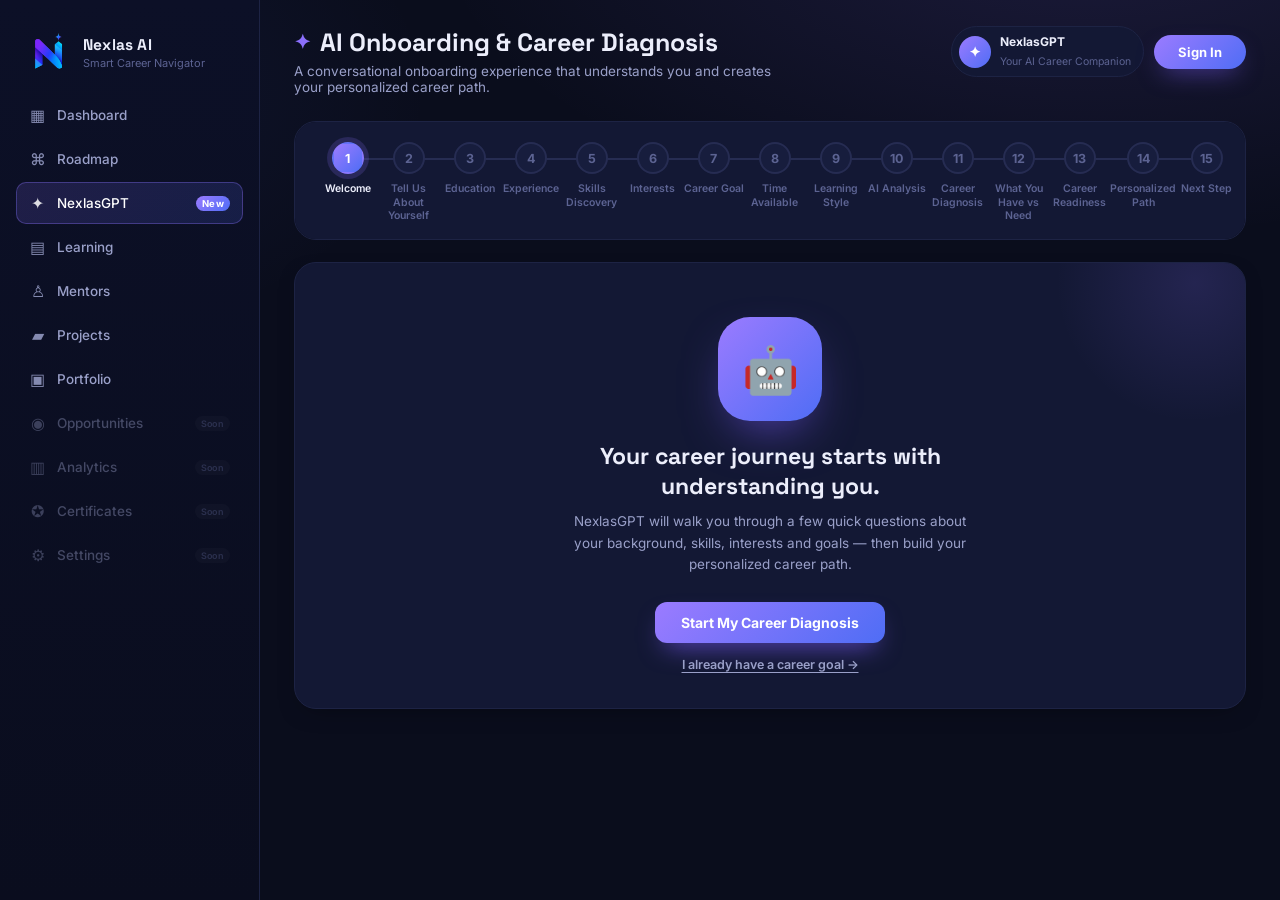
<file: Frontend/index.html>
<!DOCTYPE html>
<html lang="en">
<head>
<meta charset="UTF-8">
<meta name="viewport" content="width=device-width, initial-scale=1.0">
<title>Nexlas AI — AI Onboarding & Career Diagnosis</title>    
<link rel="preconnect" href="https://fonts.googleapis.com">
<link href="https://fonts.googleapis.com/css2?family=Space+Grotesk:wght@500;600;700&family=Inter:wght@400;500;600;700;800&display=swap" rel="stylesheet">
<link rel="stylesheet" href="css/index.css">
</head>
<body>
<div class="app">
<aside class="sidebar" id="sidebar">

<div class="brand">
    <div class="brand-mark">
        <img src="assets/images/download.png" alt="Nexlas AI Logo">
    </div>

    <div class="brand-text">
        <div class="name">Nexlas AI</div>
        <div class="tag">Smart Career Navigator</div>
    </div>
</div>


  <div class="nav-group"><ul class="nav-list" id="navList">
    <li><a class="nav-item" data-page="dashboard" href="pages/dashboard.html"><span class="nav-icon">▦</span>Dashboard</a></li>
    <li><a class="nav-item" data-page="roadmap" href="pages/roadmap.html"><span class="nav-icon">⌘</span>Roadmap</a></li>
    <li><a class="nav-item" data-page="index" href="index.html"><span class="nav-icon">✦</span>NexlasGPT<span class="nav-badge">New</span></a></li>
    <li><a class="nav-item" data-page="learning" href="pages/learning.html"><span class="nav-icon">▤</span>Learning</a></li>
    <li><a class="nav-item" data-page="mentors" href="pages/mentors.html"><span class="nav-icon">♙</span>Mentors</a></li>
    <li><a class="nav-item" data-page="projects" href="pages/projects.html"><span class="nav-icon">▰</span>Projects</a></li>
    <li><a class="nav-item" data-page="portfolio" href="pages/portfolio.html"><span class="nav-icon">▣</span>Portfolio</a></li>
    <li><span class="nav-item locked"><span class="nav-icon">◉</span>Opportunities<span class="nav-badge-soon">Soon</span></span></li>
    <li><span class="nav-item locked"><span class="nav-icon">▥</span>Analytics<span class="nav-badge-soon">Soon</span></span></li>
    <li><span class="nav-item locked"><span class="nav-icon">✪</span>Certificates<span class="nav-badge-soon">Soon</span></span></li>
    <li><span class="nav-item locked"><span class="nav-icon">⚙</span>Settings<span class="nav-badge-soon">Soon</span></span></li>
  </ul></div>
  <div class="nav-spacer"></div>
  <button class="btn-outline" id="logoutBtn" style="display:none;margin-top:10px;" onclick="logout()">Log Out</button>
</aside>
<main class="main">
<div class="topbar"><div style="display:flex;align-items:flex-start;"><button class="mobile-toggle" onclick="document.getElementById('sidebar').classList.toggle('open')">☰</button><div><h1><span class="spark">✦</span> <span id="pageTitle">AI Onboarding &amp; Career Diagnosis</span></h1><p id="pageSubtitle">A conversational onboarding experience that understands you and creates your personalized career path.</p></div></div><div class="top-profiles"><div class="chip-profile"><div class="av bot">✦</div><div class="txt"><b>NexlasGPT</b><span>Your AI Career Companion</span></div></div><div class="chip-profile" id="userChip" style="display:none;"><div class="av user">?</div><div class="txt"><b>Guest</b><span>Not signed in</span></div></div><a class="btn-signin" id="signInBtn" href="login.html">Sign In</a></div></div>
<div class="view page-view" id="view-nexlasgpt">
<!-- STEPPER -->
<div class="stepper-wrap">
<div class="stepper" id="stepper"></div>
</div>
<!-- WIZARD -->
<div class="wizard-panel" id="wizardPanel">
<!-- STEP 1: WELCOME -->
<div class="step-view show" data-step="1">
<div class="welcome-box">
<div class="mascot">🤖</div>
<h2>Your career journey starts with understanding you.</h2>
<p>NexlasGPT will walk you through a few quick questions about your background, skills, interests and goals — then build your personalized career path.</p>
<button class="btn-primary" onclick="goStep(2)">Start My Career Diagnosis</button>
<button class="link-ghost" onclick="skipToGoal()">I already have a career goal →</button>
</div>
</div>
<!-- STEP 2: ABOUT YOU -->
<div class="step-view" data-step="2">
<div class="step-tag">Step 2 of 9</div>
<div class="step-title">Tell Us About Yourself</div>
<div class="bot-msg">
<div class="av">✦</div>
<div>
<span class="name">NexlasGPT</span>
<div class="bubble">Hi 👋 Before recommending a career, I want to understand <b>you</b>. Tell me a bit about your story — what have you studied, worked on, or dreamed of doing?</div>
</div>
</div>
<textarea class="field" id="storyInput" oninput="onStoryInput()" placeholder="e.g. I just finished my BBA and I've been exploring marketing, but I'm also curious about data and analytics..."></textarea>
<div class="field-hint"><span id="storyHint">Write at least a couple of sentences.</span><span id="storyCount">0 chars</span></div>
<div class="wizard-nav">
<button class="btn-back" onclick="goStep(1)">← Back</button>
<button class="btn-primary" disabled="" id="btnStep2" onclick="goStep(3)">Continue →</button>
</div>
</div>
<!-- STEP 3: EDUCATION -->
<div class="step-view" data-step="3">
<div class="step-tag">Step 3 of 9</div>
<div class="step-title">Education</div>
<div class="bot-msg">
<div class="av">✦</div>
<div><span class="name">NexlasGPT</span><div class="bubble">What's your highest educational qualification?</div></div>
</div>
<div class="option-grid" id="eduGrid">
<div class="opt-card" data-val="High school"><span class="check">✓</span><span class="ic">📘</span><span class="t">High school</span><span class="d">Currently in / completed high school</span></div>
<div class="opt-card" data-val="FSc / Intermediate"><span class="check">✓</span><span class="ic">🏫</span><span class="t">FSc / Intermediate</span><span class="d">FA, FSc, ICS or I.Com — pre-university</span></div>
<div class="opt-card" data-val="Diploma"><span class="check">✓</span><span class="ic">📜</span><span class="t">Diploma</span><span class="d">e.g. DAE or another technical diploma</span></div>
<div class="opt-card" data-val="Bachelor's in progress"><span class="check">✓</span><span class="ic">📖</span><span class="t">Bachelor's in progress</span><span class="d">Currently pursuing an undergraduate degree</span></div>
<div class="opt-card" data-val="Bachelor's completed"><span class="check">✓</span><span class="ic">🎓</span><span class="t">Bachelor's completed</span><span class="d">Finished an undergraduate degree</span></div>
<div class="opt-card" data-val="Master's or higher"><span class="check">✓</span><span class="ic">🏅</span><span class="t">Master's or higher</span><span class="d">Postgraduate degree</span></div>
</div>
<div id="eduFollowup" style="display:none;">
<div class="bot-msg">
<div class="av">✦</div>
<div><span class="name">NexlasGPT</span><div class="bubble">Great! What did you study? <span style="color:var(--text-faint)">(e.g. BBA — Bachelor of Business Administration)</span></div></div>
</div>
<input class="field" id="fieldInput" placeholder="e.g. BBA (Bachelor of Business Administration)"/>
<div class="chip-row" id="statusChips">
<div class="chip" data-val="Student">🎒 Student</div>
<div class="chip" data-val="Working">💼 Working</div>
<div class="chip" data-val="Not working">🌱 Not working</div>
</div>
</div>
<div class="wizard-nav">
<button class="btn-back" onclick="goStep(2)">← Back</button>
<button class="btn-primary" disabled="" id="btnStep3" onclick="goStep(4)">Continue →</button>
</div>
</div>
<!-- STEP 4: EXPERIENCE -->
<div class="step-view" data-step="4">
<div class="step-tag">Step 4 of 9</div>
<div class="step-title">Experience</div>
<div class="bot-msg">
<div class="av">✦</div>
<div><span class="name">NexlasGPT</span><div class="bubble">What have you worked on, volunteered on, or completed? Select everything that applies.</div></div>
</div>
<div class="option-grid" id="expGrid">
<div class="opt-card" data-val="Work Experience"><span class="check">✓</span><span class="ic">💼</span><span class="t">Work Experience</span><span class="d">Paid job / part-time role</span></div>
<div class="opt-card" data-val="Freelancing"><span class="check">✓</span><span class="ic">🧩</span><span class="t">Freelancing</span><span class="d">Client or gig-based work</span></div>
<div class="opt-card" data-val="Projects"><span class="check">✓</span><span class="ic">📂</span><span class="t">Projects</span><span class="d">Personal or academic projects</span></div>
<div class="opt-card" data-val="Internship"><span class="check">✓</span><span class="ic">⏱️</span><span class="t">Internship</span><span class="d">Training or internship program</span></div>
<div class="opt-card" data-val="None yet"><span class="check">✓</span><span class="ic">🌱</span><span class="t">None yet</span><span class="d">Just getting started</span></div>
</div>
<div class="wizard-nav">
<button class="btn-back" onclick="goStep(3)">← Back</button>
<button class="btn-primary" disabled="" id="btnStep4" onclick="goStep(5)">Continue →</button>
</div>
</div>
<!-- STEP 5: SKILLS DISCOVERY -->
<div class="step-view" data-step="5">
<div class="step-tag">Step 5 of 9</div>
<div class="step-title">Skills Discovery</div>
<div class="bot-msg">
<div class="av">✦</div>
<div><span class="name">NexlasGPT</span><div class="bubble">Can you tell me what tools / skills you've worked with? Type below and hit "Add", or tap the suggested chips.</div></div>
</div>
<div class="skill-input-row">
<input class="field" id="skillInput" onkeydown="if(event.key==='Enter'){event.preventDefault();addSkillFromInput();}" placeholder="e.g. Excel, Python, Figma..."/>
<button class="btn-add" onclick="addSkillFromInput()">Add</button>
</div>
<div class="bot-msg" style="margin-top:16px;">
<div class="av">✦</div>
<div><span class="name">NexlasGPT</span><div class="bubble">I've detected these popular skills — tap to confirm the ones that apply to you:</div></div>
</div>
<div class="chip-row" id="suggestSkillChips"></div>
<div class="bot-msg" style="margin-top:14px;">
<div class="av">✦</div>
<div><span class="name">NexlasGPT</span><div class="bubble">Your selected skills so far — did I understand correctly?</div></div>
</div>
<div class="chip-row" id="selectedSkillChips"></div>
<div class="confirm-row">
<button class="btn-yes" id="skillYes" onclick="setSkillConfirm(true)">✓ Yes, correct</button>
<button class="btn-no" id="skillNo" onclick="setSkillConfirm(false)">✎ Edit skills</button>
</div>
<div class="wizard-nav">
<button class="btn-back" onclick="goStep(4)">← Back</button>
<button class="btn-primary" disabled="" id="btnStep5" onclick="goStep(6)">Continue →</button>
</div>
</div>
<!-- STEP 6: INTERESTS -->
<div class="step-view" data-step="6">
<div class="step-tag">Step 6 of 9</div>
<div class="step-title">Interests</div>
<div class="bot-msg">
<div class="av">✦</div>
<div><span class="name">NexlasGPT</span><div class="bubble">What kind of work makes you interested? Pick up to 3.</div></div>
</div>
<div class="option-grid" id="interestGrid">
<div class="opt-card" data-val="Data"><span class="check">✓</span><span class="ic">📊</span><span class="t">Data</span><span class="d">Numbers, patterns, insights</span></div>
<div class="opt-card" data-val="Web Development"><span class="check">✓</span><span class="ic">💻</span><span class="t">Web Development</span><span class="d">Building, coding, systems</span></div>
<div class="opt-card" data-val="Design"><span class="check">✓</span><span class="ic">🎨</span><span class="t">Design</span><span class="d">Visual, UX, creativity</span></div>
<div class="opt-card" data-val="Marketing"><span class="check">✓</span><span class="ic">📣</span><span class="t">Marketing</span><span class="d">Growth, campaigns, branding</span></div>
<div class="opt-card" data-val="Machine Learning"><span class="check">✓</span><span class="ic">🤖</span><span class="t">Machine Learning</span><span class="d">AI, models, predictions</span></div>
</div>
<div class="wizard-nav">
<button class="btn-back" onclick="goStep(5)">← Back</button>
<button class="btn-primary" disabled="" id="btnStep6" onclick="goStep(7)">Continue →</button>
</div>
</div>
<!-- STEP 7: CAREER GOAL -->
<div class="step-view" data-step="7">
<div class="step-tag">Step 7 of 9</div>
<div class="step-title">Career Goal</div>
<div class="bot-msg">
<div class="av">✦</div>
<div><span class="name">NexlasGPT</span><div class="bubble">Imagine it's 5 years from now — what would you like to be doing?</div></div>
</div>
<textarea class="field" id="goalInput" oninput="onGoalInput()" placeholder="e.g. I want to become a Data Analyst at a good company and lead data-driven decisions in the future."></textarea>
<div class="wizard-nav">
<button class="btn-back" onclick="goStep(6)">← Back</button>
<button class="btn-primary" disabled="" id="btnStep7" onclick="goStep(8)">Continue →</button>
</div>
</div>
<!-- STEP 8: TIME AVAILABLE -->
<div class="step-view" data-step="8">
<div class="step-tag">Step 8 of 9</div>
<div class="step-title">Time Available</div>
<div class="bot-msg">
<div class="av">✦</div>
<div><span class="name">NexlasGPT</span><div class="bubble">How much time can you commit weekly to learning?</div></div>
</div>
<div class="chip-row" id="timeChips">
<div class="chip" data-val="Less than 5hrs">⏱ Less than 5hrs</div>
<div class="chip" data-val="5-10hrs">🕐 5-10hrs</div>
<div class="chip" data-val="10+hrs">🕒 10+hrs</div>
</div>
<div class="wizard-nav">
<button class="btn-back" onclick="goStep(7)">← Back</button>
<button class="btn-primary" disabled="" id="btnStep8" onclick="goStep(9)">Continue →</button>
</div>
</div>
<!-- STEP 9: LEARNING STYLE -->
<div class="step-view" data-step="9">
<div class="step-tag">Step 9 of 9</div>
<div class="step-title">Learning Style</div>
<div class="bot-msg">
<div class="av">✦</div>
<div><span class="name">NexlasGPT</span><div class="bubble">How do you prefer to learn?</div></div>
</div>
<div class="chip-row" id="learningStyleChips">
<div class="chip" data-val="Video">🎬 Video</div>
<div class="chip" data-val="Hands-on">🛠 Hands-on</div>
<div class="chip" data-val="Reading">📖 Reading</div>
</div>
<div class="wizard-nav">
<button class="btn-back" onclick="goStep(8)">← Back</button>
<button class="btn-primary" disabled="" id="btnStep9" onclick="runAnalysis()">Analyze My Career Path ✦</button>
</div>
</div>
<!-- ANALYSIS LOADING -->
<div class="step-view analysis-panel" data-step="10" id="analysisPanel">
<div class="step-tag">Step 10 of 15</div>
<div class="step-title">AI Analysis in Progress</div>
<p style="color:var(--text-dim);font-size:13px;">NexlasGPT is connecting the dots between your background, skills, interests and goals...</p>
<div class="analysis-list" id="analysisList"></div>
<div class="progress-track"><div class="progress-fill" id="progressFill"></div></div>
<div class="wizard-nav">
<button class="btn-back" onclick="goStep(9)">← Back</button>
</div>
</div>
</div>
<!-- ============ RESULTS ============ -->
<div class="results" id="results">
<div class="results-head">
<div>
<h2>Your Career Diagnosis Is Ready</h2>
<p>Based on everything you shared, here's what NexlasGPT found.</p>
</div>
<button class="btn-restart" onclick="restartAll()">↺ Restart Diagnosis</button>
</div>
<div class="results-grid">
<!-- Card: analysis recap -->
<div class="card">
<h3><span class="tagnum">9</span>What You Already Have vs. What You Need</h3>
<div class="hv-cols">
<div class="hv-col have">
<h4>You Have</h4>
<div id="haveList"></div>
</div>
<div class="hv-col need">
<h4>You Need</h4>
<div id="needList"></div>
</div>
</div>
</div>
<!-- Card: career diagnosis -->
<div class="card">
<h3><span class="tagnum">10</span>Your Top Career Match</h3>
<div class="match-row">
<div class="ring">
<svg viewbox="0 0 74 74">
<defs><lineargradient id="gradRing" x1="0%" x2="100%" y1="0%" y2="100%"><stop offset="0%" stop-color="#9b7bff"></stop><stop offset="100%" stop-color="#4f6df5"></stop></lineargradient></defs>
<circle class="bgc" cx="37" cy="37" r="30"></circle>
<circle class="fgc" cx="37" cy="37" id="matchRing" r="30" stroke-dasharray="188.5" stroke-dashoffset="188.5"></circle>
</svg>
<div class="val" id="matchPct">0%</div>
</div>
<div>
<div class="match-role" id="matchRole">—</div>
<div class="match-tag">✓ Strong Alignment</div>
</div>
</div>
<div style="font-size:11px;color:var(--text-faint);font-weight:800;text-transform:uppercase;letter-spacing:.3px;margin-bottom:6px;">Why it's a great match</div>
<ul class="reason-list" id="reasonList"></ul>
<button class="btn-card" onclick="toast('Full career report would open here.')">See Full Career Details</button>
</div>
<!-- Card: readiness -->
<div class="card">
<h3><span class="tagnum">11</span>Career Readiness</h3>
<div class="gauge-wrap">
<div class="gauge">
<svg height="88" viewbox="0 0 88 88" width="88">
<circle cx="44" cy="44" fill="none" r="36" stroke="var(--border-soft)" stroke-width="9"></circle>
<circle cx="44" cy="44" fill="none" id="gaugeRing" r="36" stroke="url(#gradRing)" stroke-dasharray="226" stroke-dashoffset="226" stroke-linecap="round" stroke-width="9" style="transition:stroke-dashoffset 1.2s ease;"></circle>
</svg>
<div class="val"><b id="gaugeVal">0</b><span>READINESS</span></div>
</div>
<div class="gauge-msg" id="gaugeMsg">You're on the right track — keep learning!</div>
</div>
<div id="readinessBars"></div>
</div>
<!-- Card: analysis complete checklist -->
<div class="card">
<h3><span class="tagnum">8</span>AI Analysis Complete</h3>
<div id="analysisRecap"></div>
</div>
<!-- Card: personalized path -->
<div class="card">
<h3><span class="tagnum">12</span>Your Personalized Path</h3>
<div class="timeline" id="timeline"></div>
</div>
<!-- Card: next step -->
<div class="card next-card">
<h3 style="justify-content:center;"><span class="tagnum">13</span>Next Step</h3>
<div class="next-rocket">🚀</div>
<h3 style="border:none;">Your personalized journey is ready!</h3>
<p>Take the next step and start building your future with confidence.</p>
<div class="next-btns">
<button class="btn-solid" onclick="window.location.href='pages/dashboard.html'">Go to Dashboard</button>
<button class="btn-line" onclick="window.location.href='pages/mentors.html'">Talk to a Mentor</button>
<button class="btn-line" onclick="window.location.href='pages/learning.html'">Explore Courses</button>
</div>
</div>
</div>
<!-- Feature strip -->
<div class="feature-strip">
<div class="feat"><div class="ic">🎯</div><h4>Personalized For You</h4><p>Every recommendation is based on your unique profile and goals.</p></div>
<div class="feat"><div class="ic">📈</div><h4>Data-Driven Intelligence</h4><p>We analyze thousands of data points to find the best career path.</p></div>
<div class="feat"><div class="ic">🏆</div><h4>Outcome-Focused</h4><p>We focus on real skills, real projects and real opportunities.</p></div>
</div>
</div>
</div>
</main>
</div>
<div class="toast" id="toast"></div><script src="js/api.js"></script>
<script src="js/shared.js"></script>
<script src="js/index.js"></script>
</body>
</html>
</file>
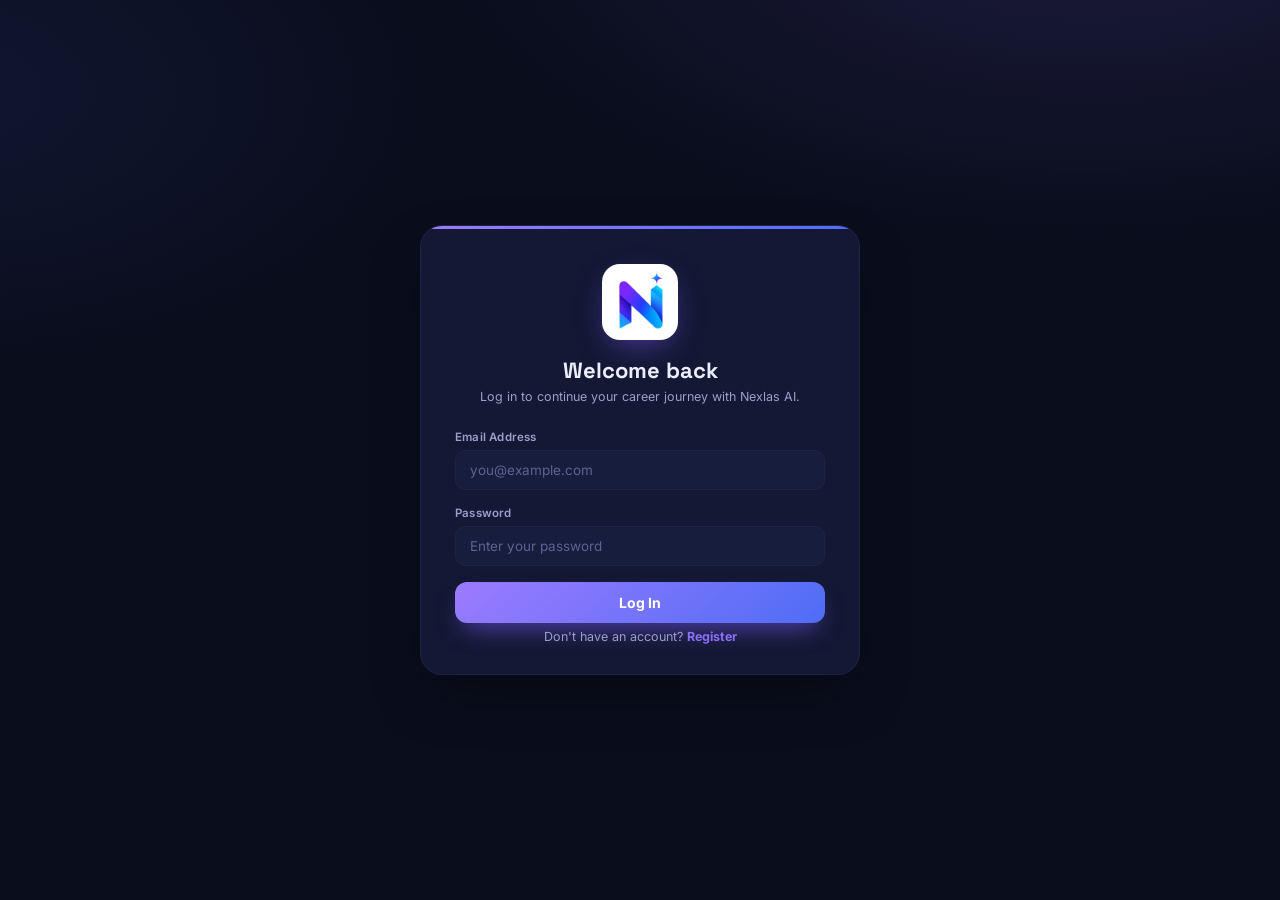
<file: Frontend/login.html>
<!DOCTYPE html>
<html lang="en">
<head>
<meta charset="UTF-8">
<meta name="viewport" content="width=device-width, initial-scale=1.0">
<title>Nexlas AI — Login</title>
<link rel="preconnect" href="https://fonts.googleapis.com">
<link href="https://fonts.googleapis.com/css2?family=Space+Grotesk:wght@500;600;700&family=Inter:wght@400;500;600;700;800&display=swap" rel="stylesheet">
<link rel="stylesheet" href="css/index.css">
<link rel="stylesheet" href="css/auth.css">
</head>
<body class="auth-page">
<div class="auth-shell">
  <div class="auth-card">
    <div class="auth-head">
      <div class="auth-logo">
        <img src="assets/images/download.png" alt="Nexlas AI Logo">
      </div>
      <h2>Welcome back</h2>
      <p>Log in to continue your career journey with Nexlas AI.</p>
    </div>

    <div class="auth-error" id="authError"></div>

    <form id="loginForm" onsubmit="handleLogin(event)">
      <div class="form-group">
        <label for="loginEmail">Email Address</label>
        <input type="email" id="loginEmail" placeholder="you@example.com" autocomplete="email" required>
      </div>

      <div class="form-group">
        <label for="loginPassword">Password</label>
        <input type="password" id="loginPassword" placeholder="Enter your password" autocomplete="current-password" required>
      </div>

      <button type="submit" class="btn-primary auth-btn">Log In</button>
    </form>

    <p class="auth-foot">Don't have an account? <a href="register.html">Register</a></p>
    
  </div>
</div>

<div class="toast" id="toast"></div>
<script src="js/api.js"></script>
<script src="js/auth.js"></script>
</body>
</html>
</file>
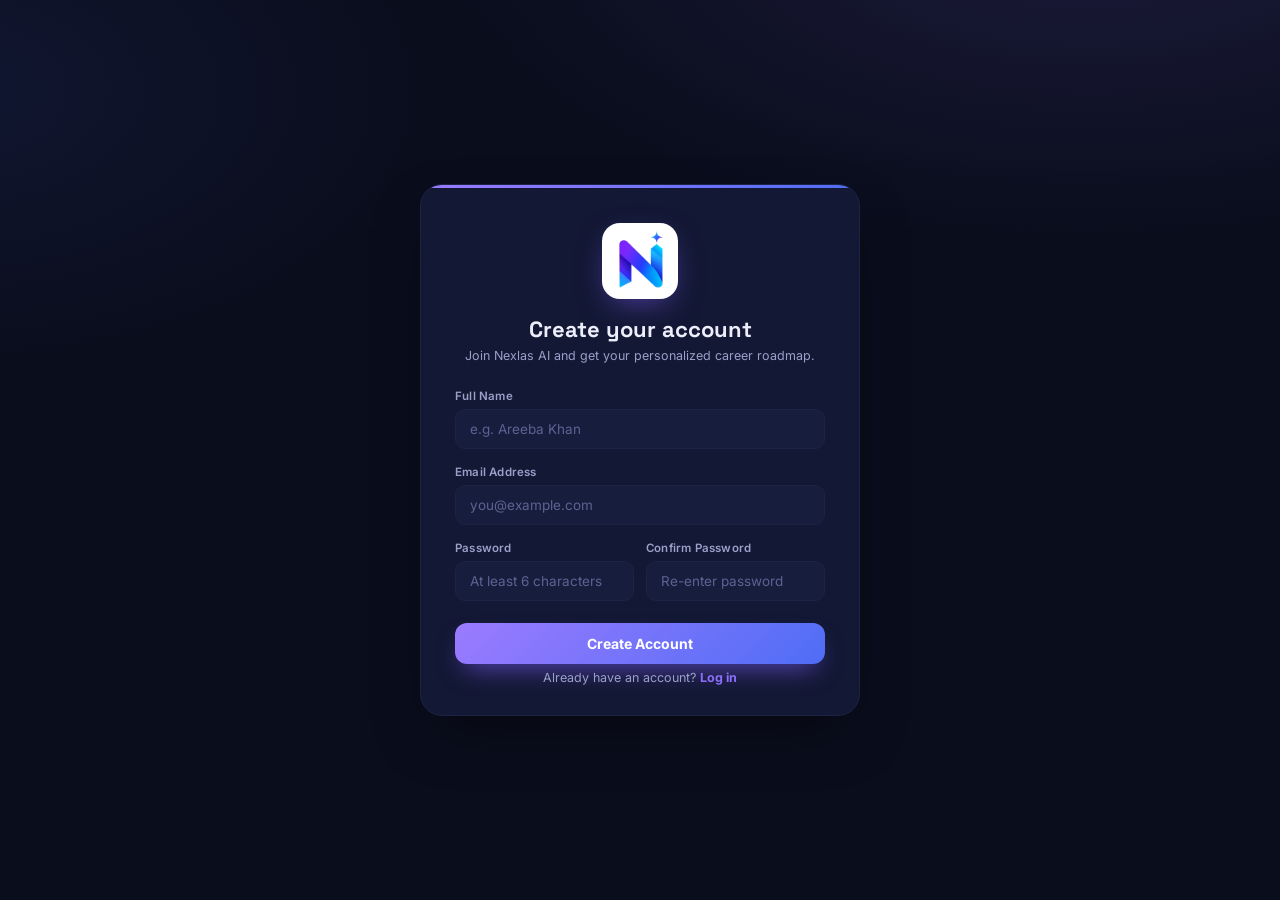
<file: Frontend/register.html>
<!DOCTYPE html>
<html lang="en">
<head>
<meta charset="UTF-8">
<meta name="viewport" content="width=device-width, initial-scale=1.0">
<title>Nexlas AI — Create Account</title>
<link rel="preconnect" href="https://fonts.googleapis.com">
<link href="https://fonts.googleapis.com/css2?family=Space+Grotesk:wght@500;600;700&family=Inter:wght@400;500;600;700;800&display=swap" rel="stylesheet">
<link rel="stylesheet" href="css/index.css">
<link rel="stylesheet" href="css/auth.css">
</head>
<body class="auth-page">

<div class="auth-shell">
  <div class="auth-card">

    <div class="auth-head">
      <div class="auth-logo">
        <img src="assets/images/download.png" alt="Nexlas AI Logo">
      </div>
      <h2>Create your account</h2>
      <p>Join Nexlas AI and get your personalized career roadmap.</p>
    </div>

    <div class="auth-error" id="authError"></div>

    <form id="registerForm" onsubmit="handleRegister(event)">
      <div class="form-group">
        <label for="regName">Full Name</label>
        <input type="text" id="regName" placeholder="e.g. Areeba Khan" autocomplete="name" required>
      </div>

      <div class="form-group">
        <label for="regEmail">Email Address</label>
        <input type="email" id="regEmail" placeholder="you@example.com" autocomplete="email" required>
      </div>

      

      <div class="form-row">
        <div class="form-group">
          <label for="regPassword">Password</label>
          <input type="password" id="regPassword" placeholder="At least 6 characters" autocomplete="new-password" required>
        </div>
        <div class="form-group">
          <label for="regConfirm">Confirm Password</label>
          <input type="password" id="regConfirm" placeholder="Re-enter password" autocomplete="new-password" required>
        </div>
      </div>

      <button type="submit" class="btn-primary auth-btn">Create Account</button>
    </form>

    <p class="auth-foot">Already have an account? <a href="login.html">Log in</a></p>

  </div>
</div>

<div class="toast" id="toast"></div>
<script src="js/api.js"></script>
<script src="js/auth.js"></script>
</body>
</html>
</file>
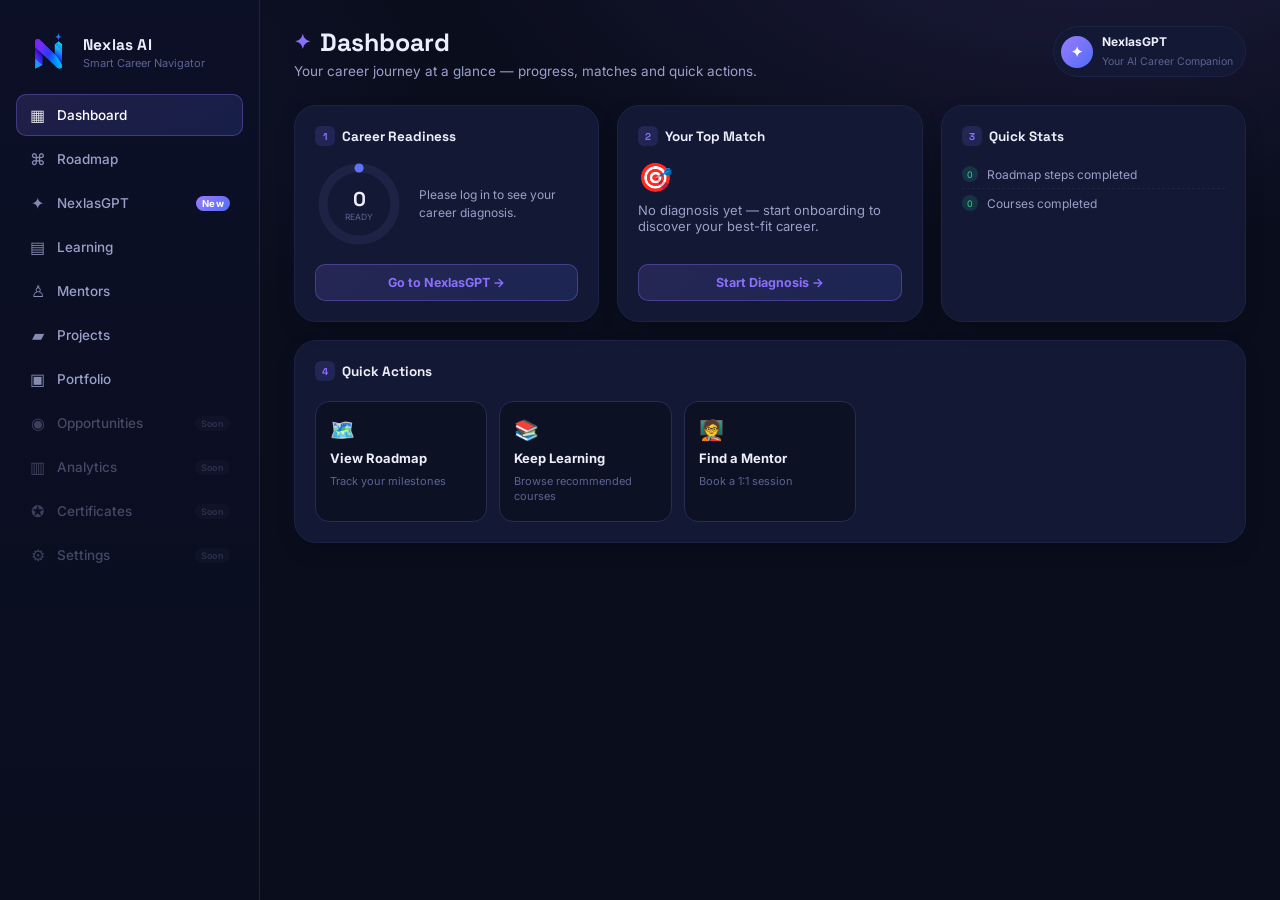
<file: Frontend/pages/dashboard.html>
<!DOCTYPE html>
<html lang="en">
<head>
<meta charset="UTF-8">
<meta name="viewport" content="width=device-width, initial-scale=1.0">
<title>Nexlas AI — Dashboard</title>
<link rel="preconnect" href="https://fonts.googleapis.com">
<link href="https://fonts.googleapis.com/css2?family=Space+Grotesk:wght@500;600;700&family=Inter:wght@400;500;600;700;800&display=swap" rel="stylesheet">
<link rel="stylesheet" href="../css/dashboard.css">
</head>
<body>
<div class="app">
<aside class="sidebar" id="sidebar">
  <div class="brand">
    <div class="brand-mark">
        <img src="../assets/images/download.png" alt="Nexlas AI Logo">
    </div>

    <div class="brand-text">
        <div class="name">Nexlas AI</div>
        <div class="tag">Smart Career Navigator</div>
    </div>
</div>
  <div class="nav-group"><ul class="nav-list" id="navList">
    <li><a class="nav-item" data-page="dashboard" href="dashboard.html"><span class="nav-icon">▦</span>Dashboard</a></li>
    <li><a class="nav-item" data-page="roadmap" href="roadmap.html"><span class="nav-icon">⌘</span>Roadmap</a></li>
    <li><a class="nav-item" data-page="index" href="../index.html"><span class="nav-icon">✦</span>NexlasGPT<span class="nav-badge">New</span></a></li>
    <li><a class="nav-item" data-page="learning" href="learning.html"><span class="nav-icon">▤</span>Learning</a></li>
    <li><a class="nav-item" data-page="mentors" href="mentors.html"><span class="nav-icon">♙</span>Mentors</a></li>
    <li><a class="nav-item" data-page="projects" href="projects.html"><span class="nav-icon">▰</span>Projects</a></li>
    <li><a class="nav-item" data-page="portfolio" href="portfolio.html"><span class="nav-icon">▣</span>Portfolio</a></li>
    <li><span class="nav-item locked"><span class="nav-icon">◉</span>Opportunities<span class="nav-badge-soon">Soon</span></span></li>
    <li><span class="nav-item locked"><span class="nav-icon">▥</span>Analytics<span class="nav-badge-soon">Soon</span></span></li>
    <li><span class="nav-item locked"><span class="nav-icon">✪</span>Certificates<span class="nav-badge-soon">Soon</span></span></li>
    <li><span class="nav-item locked"><span class="nav-icon">⚙</span>Settings<span class="nav-badge-soon">Soon</span></span></li>
  </ul></div>
  <div class="nav-spacer"></div>
  <button class="btn-outline" id="logoutBtn" style="display:none;margin-top:10px;" onclick="logout()">Log Out</button>
</aside>
<main class="main">
<div class="topbar"><div style="display:flex;align-items:flex-start;"><button class="mobile-toggle" onclick="document.getElementById('sidebar').classList.toggle('open')">☰</button><div><h1><span class="spark">✦</span> <span id="pageTitle">Dashboard</span></h1><p id="pageSubtitle">Your career journey at a glance — progress, matches and quick actions.</p></div></div><div class="top-profiles"><div class="chip-profile"><div class="av bot">✦</div><div class="txt"><b>NexlasGPT</b><span>Your AI Career Companion</span></div></div><div class="chip-profile" id="userChip" style="display:none;"><div class="av user">?</div><div class="txt"><b>Guest</b><span>Not signed in</span></div></div></div></div>
<div class="view page-view" id="view-dashboard">
<div class="results-grid" style="margin-bottom:18px;">
<div class="card">
<h3><span class="tagnum">1</span>Career Readiness</h3>
<div class="gauge-wrap">
<div class="gauge">
<svg height="88" viewbox="0 0 88 88" width="88">
<defs><lineargradient id="gradRing" x1="0%" x2="100%" y1="0%" y2="100%"><stop offset="0%" stop-color="#9b7bff"></stop><stop offset="100%" stop-color="#4f6df5"></stop></lineargradient></defs>
<circle cx="44" cy="44" fill="none" r="36" stroke="var(--border-soft)" stroke-width="9"></circle>
<circle cx="44" cy="44" fill="none" id="dashGaugeRing" r="36" stroke="url(#gradRing)" stroke-dasharray="226" stroke-dashoffset="226" stroke-linecap="round" stroke-width="9" style="transition:stroke-dashoffset 1s ease;"></circle>
</svg>
<div class="val"><b id="dashGaugeVal">0</b><span>READY</span></div>
</div>
<div class="gauge-msg" id="dashGaugeMsg">Complete your career diagnosis to see your score.</div>
</div>
<button class="btn-card" onclick="window.location.href='../index.html'">Go to NexlasGPT →</button>
</div>
<div class="card">
<h3><span class="tagnum">2</span>Your Top Match</h3>
<div id="dashMatchBox" style="display:flex;flex-direction:column;align-items:flex-start;gap:8px;">
<div style="font-size:28px;">🎯</div>
<div style="font-size:13px;color:var(--text-dim);">No diagnosis yet — start onboarding to discover your best-fit career.</div>
</div>
<button class="btn-card" onclick="window.location.href='../index.html'">Start Diagnosis →</button>
</div>
<div class="card">
<h3><span class="tagnum">3</span>Quick Stats</h3>
<div class="mini-check"><span class="ok" id="statRoadmap">0</span>Roadmap steps completed</div>
<div class="mini-check"><span class="ok" id="statLearning">0</span>Courses completed</div>
</div>
</div>
<div class="card">
<h3><span class="tagnum">4</span>Quick Actions</h3>
<div class="option-grid" style="margin-bottom:0;">
<div class="opt-card" onclick="window.location.href='roadmap.html'" style="cursor:pointer;"><span class="ic">🗺️</span><span class="t">View Roadmap</span><span class="d">Track your milestones</span></div>
<div class="opt-card" onclick="window.location.href='learning.html'" style="cursor:pointer;"><span class="ic">📚</span><span class="t">Keep Learning</span><span class="d">Browse recommended courses</span></div>
<div class="opt-card" onclick="window.location.href='mentors.html'" style="cursor:pointer;"><span class="ic">🧑‍🏫</span><span class="t">Find a Mentor</span><span class="d">Book a 1:1 session</span></div>
</div>
</div>
</div>
</main>
</div>
<div class="toast" id="toast"></div><script src="../js/api.js"></script>
<script src="../js/shared.js"></script>
<script src="../js/dashboard.js"></script>
</body>
</html>
</file>
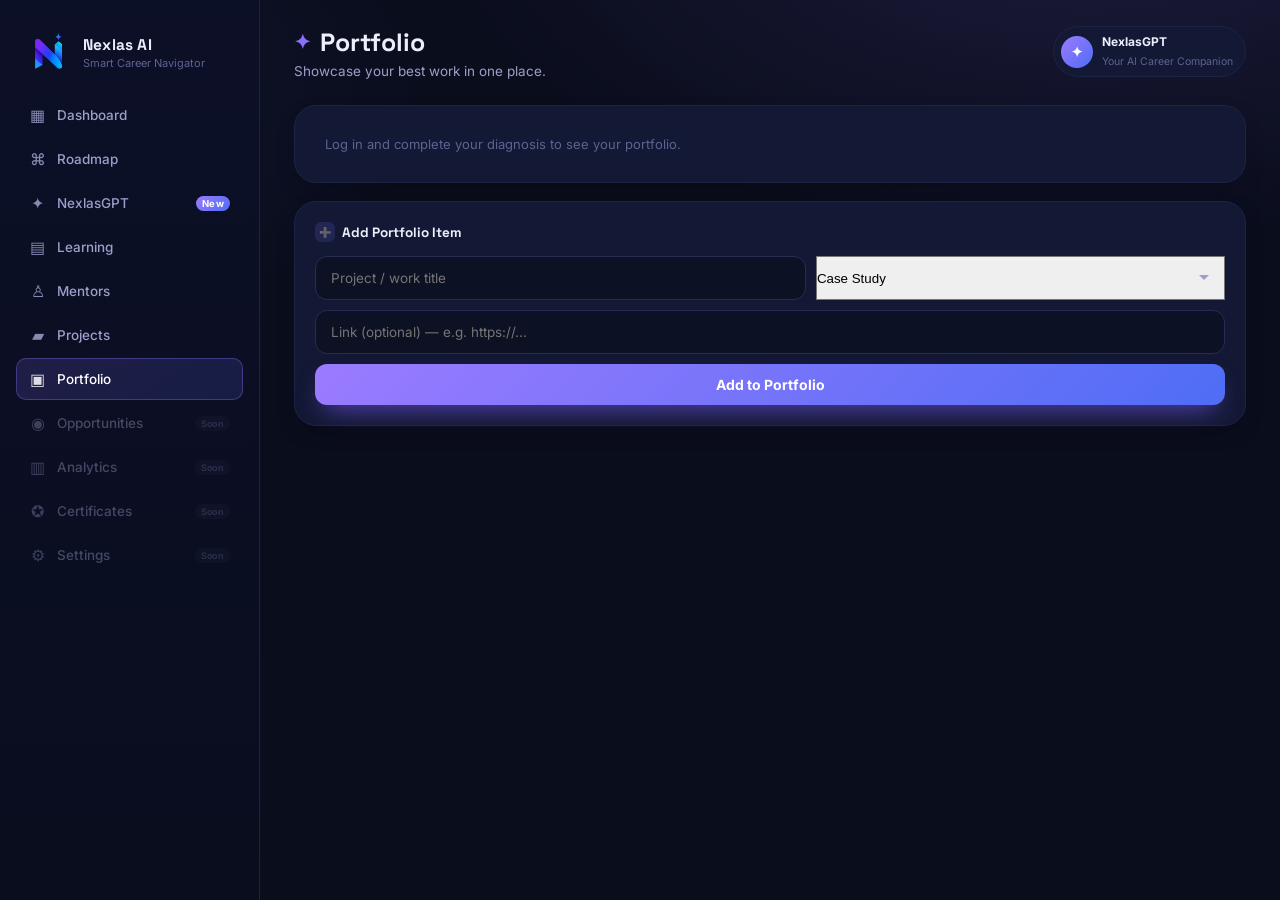
<file: Frontend/pages/portfolio.html>
<!DOCTYPE html>
<html lang="en">
<head>
<meta charset="UTF-8">
<meta name="viewport" content="width=device-width, initial-scale=1.0">
<title>Nexlas AI — Portfolio</title>
<link rel="preconnect" href="https://fonts.googleapis.com">
<link href="https://fonts.googleapis.com/css2?family=Space+Grotesk:wght@500;600;700&family=Inter:wght@400;500;600;700;800&display=swap" rel="stylesheet">
<link rel="stylesheet" href="../css/portfolio.css">
</head>
<body>
<div class="app">
<aside class="sidebar" id="sidebar">
  <div class="brand">
    <div class="brand-mark">
        <img src="../assets/images/download.png" alt="Nexlas AI Logo">
    </div>

    <div class="brand-text">
        <div class="name">Nexlas AI</div>
        <div class="tag">Smart Career Navigator</div>
    </div>
</div>
  <div class="nav-group"><ul class="nav-list" id="navList">
    <li><a class="nav-item" data-page="dashboard" href="dashboard.html"><span class="nav-icon">▦</span>Dashboard</a></li>
    <li><a class="nav-item" data-page="roadmap" href="roadmap.html"><span class="nav-icon">⌘</span>Roadmap</a></li>
    <li><a class="nav-item" data-page="index" href="../index.html"><span class="nav-icon">✦</span>NexlasGPT<span class="nav-badge">New</span></a></li>
    <li><a class="nav-item" data-page="learning" href="learning.html"><span class="nav-icon">▤</span>Learning</a></li>
    <li><a class="nav-item" data-page="mentors" href="mentors.html"><span class="nav-icon">♙</span>Mentors</a></li>
    <li><a class="nav-item" data-page="projects" href="projects.html"><span class="nav-icon">▰</span>Projects</a></li>
    <li><a class="nav-item" data-page="portfolio" href="portfolio.html"><span class="nav-icon">▣</span>Portfolio</a></li>
    <li><span class="nav-item locked"><span class="nav-icon">◉</span>Opportunities<span class="nav-badge-soon">Soon</span></span></li>
    <li><span class="nav-item locked"><span class="nav-icon">▥</span>Analytics<span class="nav-badge-soon">Soon</span></span></li>
    <li><span class="nav-item locked"><span class="nav-icon">✪</span>Certificates<span class="nav-badge-soon">Soon</span></span></li>
    <li><span class="nav-item locked"><span class="nav-icon">⚙</span>Settings<span class="nav-badge-soon">Soon</span></span></li>
  </ul></div>
  <div class="nav-spacer"></div>
  <button class="btn-outline" id="logoutBtn" style="display:none;margin-top:10px;" onclick="logout()">Log Out</button>
</aside>
<main class="main">
<div class="topbar"><div style="display:flex;align-items:flex-start;"><button class="mobile-toggle" onclick="document.getElementById('sidebar').classList.toggle('open')">☰</button><div><h1><span class="spark">✦</span> <span id="pageTitle">Portfolio</span></h1><p id="pageSubtitle">Showcase your best work in one place.</p></div></div><div class="top-profiles"><div class="chip-profile"><div class="av bot">✦</div><div class="txt"><b>NexlasGPT</b><span>Your AI Career Companion</span></div></div><div class="chip-profile" id="userChip" style="display:none;"><div class="av user">?</div><div class="txt"><b>Guest</b><span>Not signed in</span></div></div></div></div>
<div class="view page-view" id="view-portfolio">
<div id="portfolioHeader" class="card" style="margin-bottom:18px;"></div>
<div id="bioEditor" class="card" style="margin-bottom:18px;display:none;">
<h3><span class="tagnum">✏️</span>Edit Bio & Links</h3>
</div>
<div class="card" style="margin-bottom:18px;">
<h3><span class="tagnum">➕</span>Add Portfolio Item</h3>
<div style="display:grid;grid-template-columns:1.2fr 1fr;gap:10px;margin-bottom:10px;">
<input class="field" id="pfTitle" placeholder="Project / work title"/>
<select class="field" id="pfType" style="cursor:pointer;">
<option>Case Study</option>
<option>Design Work</option>
<option>Code Repository</option>
<option>Writing Sample</option>
<option>Certificate</option>
<option>Other</option>
</select>
</div>
<input class="field" id="pfLink" placeholder="Link (optional) — e.g. https://..." style="margin-bottom:10px;"/>
<button class="btn-primary" onclick="addPortfolioItem()">Add to Portfolio</button>
</div>
<div class="results-grid" id="portfolioGrid"></div>
</div>
</main>
</div>
<div class="toast" id="toast"></div><script src="../js/api.js"></script>
<script src="../js/shared.js"></script>
<script src="../js/portfolio.js"></script>
</body>
</html>
</file>
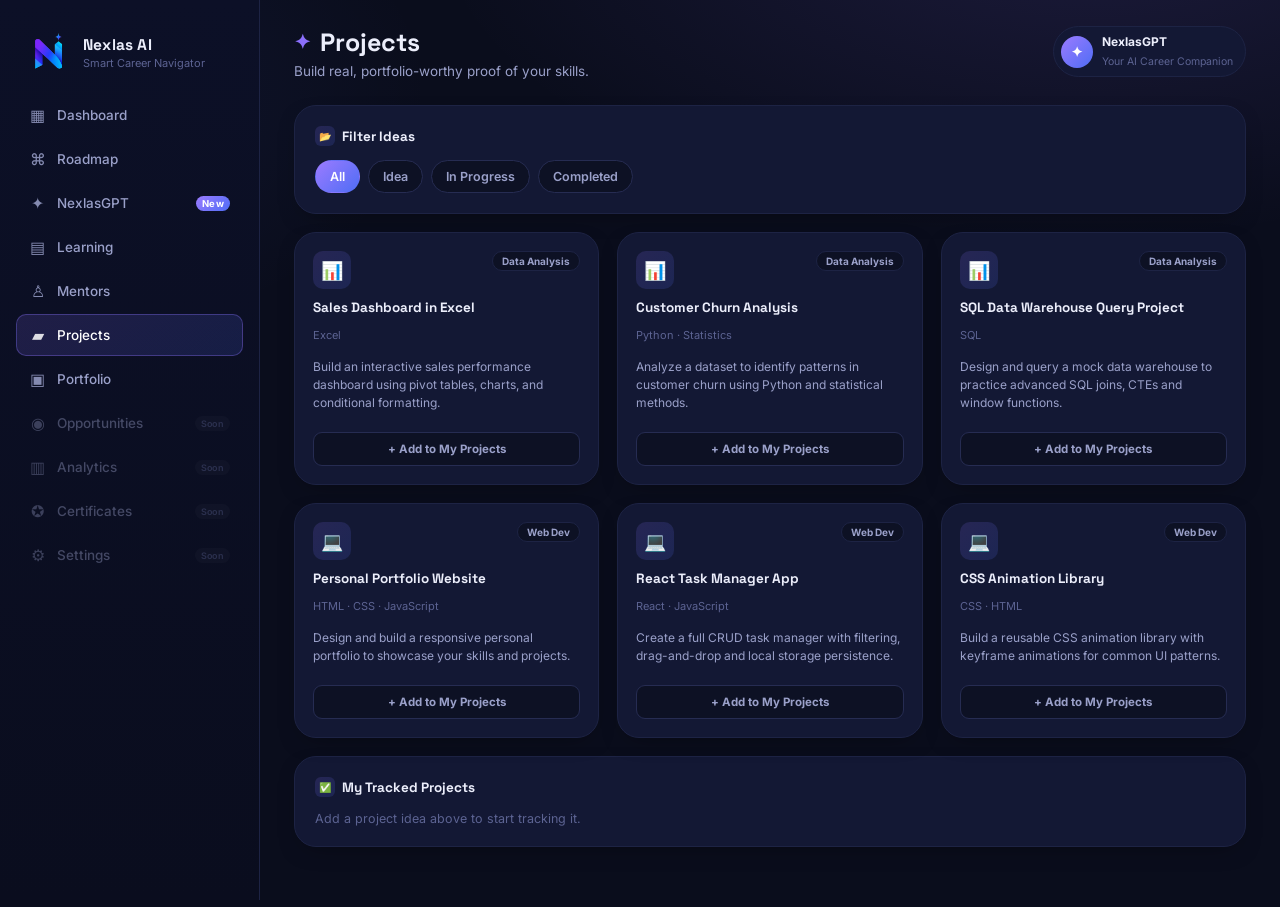
<file: Frontend/pages/projects.html>
<!DOCTYPE html>
<html lang="en">
<head>
<meta charset="UTF-8">
<meta name="viewport" content="width=device-width, initial-scale=1.0">
<title>Nexlas AI — Projects</title>
<link rel="preconnect" href="https://fonts.googleapis.com">
<link href="https://fonts.googleapis.com/css2?family=Space+Grotesk:wght@500;600;700&family=Inter:wght@400;500;600;700;800&display=swap" rel="stylesheet">
<link rel="stylesheet" href="../css/projects.css">
</head>
<body>
<div class="app">
<aside class="sidebar" id="sidebar">
  <div class="brand">
    <div class="brand-mark">
        <img src="../assets/images/download.png" alt="Nexlas AI Logo">
    </div>

    <div class="brand-text">
        <div class="name">Nexlas AI</div>
        <div class="tag">Smart Career Navigator</div>
    </div>
</div>
  <div class="nav-group"><ul class="nav-list" id="navList">
    <li><a class="nav-item" data-page="dashboard" href="dashboard.html"><span class="nav-icon">▦</span>Dashboard</a></li>
    <li><a class="nav-item" data-page="roadmap" href="roadmap.html"><span class="nav-icon">⌘</span>Roadmap</a></li>
    <li><a class="nav-item" data-page="index" href="../index.html"><span class="nav-icon">✦</span>NexlasGPT<span class="nav-badge">New</span></a></li>
    <li><a class="nav-item" data-page="learning" href="learning.html"><span class="nav-icon">▤</span>Learning</a></li>
    <li><a class="nav-item" data-page="mentors" href="mentors.html"><span class="nav-icon">♙</span>Mentors</a></li>
    <li><a class="nav-item" data-page="projects" href="projects.html"><span class="nav-icon">▰</span>Projects</a></li>
    <li><a class="nav-item" data-page="portfolio" href="portfolio.html"><span class="nav-icon">▣</span>Portfolio</a></li>
    <li><span class="nav-item locked"><span class="nav-icon">◉</span>Opportunities<span class="nav-badge-soon">Soon</span></span></li>
    <li><span class="nav-item locked"><span class="nav-icon">▥</span>Analytics<span class="nav-badge-soon">Soon</span></span></li>
    <li><span class="nav-item locked"><span class="nav-icon">✪</span>Certificates<span class="nav-badge-soon">Soon</span></span></li>
    <li><span class="nav-item locked"><span class="nav-icon">⚙</span>Settings<span class="nav-badge-soon">Soon</span></span></li>
  </ul></div>
  <div class="nav-spacer"></div>
  <button class="btn-outline" id="logoutBtn" style="display:none;margin-top:10px;" onclick="logout()">Log Out</button>
</aside>
<main class="main">
<div class="topbar"><div style="display:flex;align-items:flex-start;"><button class="mobile-toggle" onclick="document.getElementById('sidebar').classList.toggle('open')">☰</button><div><h1><span class="spark">✦</span> <span id="pageTitle">Projects</span></h1><p id="pageSubtitle">Build real, portfolio-worthy proof of your skills.</p></div></div><div class="top-profiles"><div class="chip-profile"><div class="av bot">✦</div><div class="txt"><b>NexlasGPT</b><span>Your AI Career Companion</span></div></div><div class="chip-profile" id="userChip" style="display:none;"><div class="av user">?</div><div class="txt"><b>Guest</b><span>Not signed in</span></div></div></div></div>
<div class="view page-view" id="view-projects">
<div class="card" style="margin-bottom:18px;">
<h3><span class="tagnum">📂</span>Filter Ideas</h3>
<div class="chip-row" id="projectFilters" style="margin:0;"></div>
</div>
<div class="results-grid" id="projectGrid" style="margin-bottom:18px;"></div>
<div class="card">
<h3><span class="tagnum">✅</span>My Tracked Projects</h3>
<div id="myProjects"><div style="font-size:12.5px;color:var(--text-faint);">Add a project idea above to start tracking it.</div></div>
</div>
</div>
</main>
</div>
<div class="toast" id="toast"></div><script src="../js/api.js"></script>
<script src="../js/shared.js"></script>
<script src="../js/projects.js"></script>
</body>
</html>
</file>
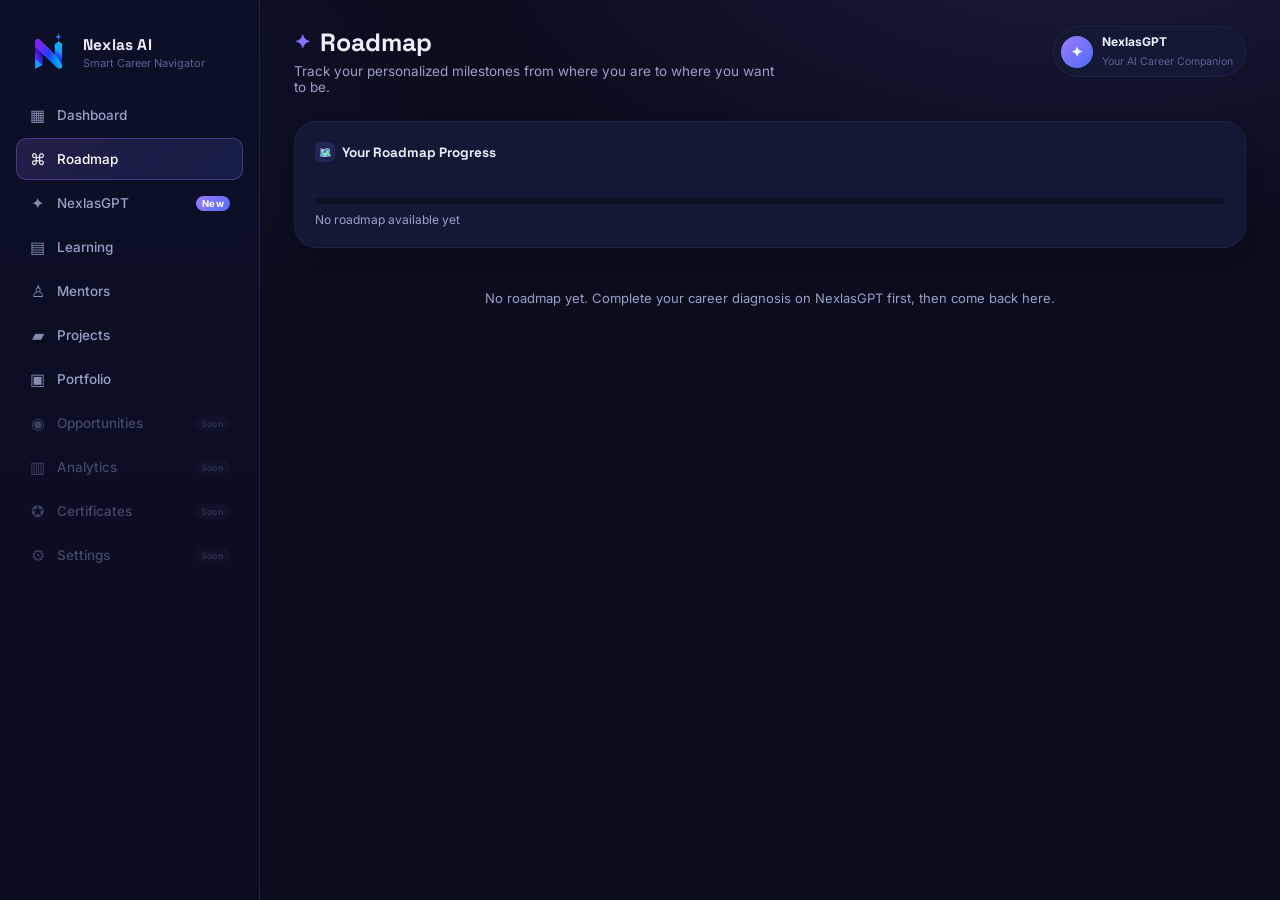
<file: Frontend/pages/roadmap.html>
<!DOCTYPE html>
<html lang="en">
<head>
<meta charset="UTF-8">
<meta name="viewport" content="width=device-width, initial-scale=1.0">
<title>Nexlas AI — Roadmap</title>
<link rel="preconnect" href="https://fonts.googleapis.com">
<link href="https://fonts.googleapis.com/css2?family=Space+Grotesk:wght@500;600;700&family=Inter:wght@400;500;600;700;800&display=swap" rel="stylesheet">
<link rel="stylesheet" href="../css/roadmap.css">
</head>
<body>
<div class="app">
<aside class="sidebar" id="sidebar">
 <div class="brand">
    <div class="brand-mark">
        <img src="../assets/images/download.png" alt="Nexlas AI Logo">
    </div>

    <div class="brand-text">
        <div class="name">Nexlas AI</div>
        <div class="tag">Smart Career Navigator</div>
    </div>
</div>
  <div class="nav-group"><ul class="nav-list" id="navList">
    <li><a class="nav-item" data-page="dashboard" href="dashboard.html"><span class="nav-icon">▦</span>Dashboard</a></li>
    <li><a class="nav-item" data-page="roadmap" href="roadmap.html"><span class="nav-icon">⌘</span>Roadmap</a></li>
    <li><a class="nav-item" data-page="index" href="../index.html"><span class="nav-icon">✦</span>NexlasGPT<span class="nav-badge">New</span></a></li>
    <li><a class="nav-item" data-page="learning" href="learning.html"><span class="nav-icon">▤</span>Learning</a></li>
    <li><a class="nav-item" data-page="mentors" href="mentors.html"><span class="nav-icon">♙</span>Mentors</a></li>
    <li><a class="nav-item" data-page="projects" href="projects.html"><span class="nav-icon">▰</span>Projects</a></li>
    <li><a class="nav-item" data-page="portfolio" href="portfolio.html"><span class="nav-icon">▣</span>Portfolio</a></li>
    <li><span class="nav-item locked"><span class="nav-icon">◉</span>Opportunities<span class="nav-badge-soon">Soon</span></span></li>
    <li><span class="nav-item locked"><span class="nav-icon">▥</span>Analytics<span class="nav-badge-soon">Soon</span></span></li>
    <li><span class="nav-item locked"><span class="nav-icon">✪</span>Certificates<span class="nav-badge-soon">Soon</span></span></li>
    <li><span class="nav-item locked"><span class="nav-icon">⚙</span>Settings<span class="nav-badge-soon">Soon</span></span></li>
  </ul></div>
  <div class="nav-spacer"></div>
  <button class="btn-outline" id="logoutBtn" style="display:none;margin-top:10px;" onclick="logout()">Log Out</button>
</aside>
<main class="main">
<div class="topbar"><div style="display:flex;align-items:flex-start;"><button class="mobile-toggle" onclick="document.getElementById('sidebar').classList.toggle('open')">☰</button><div><h1><span class="spark">✦</span> <span id="pageTitle">Roadmap</span></h1><p id="pageSubtitle">Track your personalized milestones from where you are to where you want to be.</p></div></div><div class="top-profiles"><div class="chip-profile"><div class="av bot">✦</div><div class="txt"><b>NexlasGPT</b><span>Your AI Career Companion</span></div></div><div class="chip-profile" id="userChip" style="display:none;"><div class="av user">?</div><div class="txt"><b>Guest</b><span>Not signed in</span></div></div></div></div>
<div class="view page-view" id="view-roadmap">
<div class="card" style="margin-bottom:18px;">
<h3><span class="tagnum">🗺️</span>Your Roadmap Progress</h3>
<div class="progress-track"><div class="progress-fill" id="roadmapProgressFill" style="width:0%;"></div></div>
<div id="roadmapProgressLabel" style="font-size:12px;color:var(--text-dim);margin-top:8px;">0 of 0 milestones complete</div>
</div>
<div class="results-grid" id="roadmapGrid"></div>
</div>
</main>
</div>
<div class="toast" id="toast"></div><script src="../js/api.js"></script>
<script src="../js/shared.js"></script>
<script src="../js/roadmap.js"></script>
</body>
</html>
</file>
<file: Frontend/css/index.css>
/* ============================================================
   INDEX PAGE (onboarding wizard)
   Shared chrome lives in base.css — only wizard-specific rules
   are defined below.
============================================================ */
@import url("base.css");

/* ---------- Topbar Sign In button ---------- */
.btn-signin{
  display:inline-flex;align-items:center;justify-content:center;align-self:center;
  background:var(--accent-grad);color:#fff;font-size:13px;font-weight:700;
  padding:9px 24px;border-radius:30px;text-decoration:none;white-space:nowrap;
  box-shadow:0 10px 24px -8px rgba(124,92,252,.55);
  transition:transform .15s ease,box-shadow .15s ease,filter .15s ease;
}
.btn-signin:hover{transform:translateY(-1px);box-shadow:0 14px 28px -8px rgba(124,92,252,.65);filter:brightness(1.06);}
</file>
<file: Frontend/css/auth.css>
/* ============================================================
   AUTH PAGES (Login / Register / Admin Login)
   Reuses root variables & fonts from css/index.css
============================================================ */

body.auth-page{
  min-height:100vh;
  display:flex;
  align-items:center;
  justify-content:center;
  padding:24px;
}

.auth-shell{
  width:100%;
  max-width:440px;
  position:relative;
}

.auth-card{
  position:relative;
  background:var(--panel);
  border:1px solid var(--border-soft);
  border-radius:var(--radius-lg);
  padding:38px 34px 30px;
  box-shadow:var(--shadow-lg);
  overflow:hidden;
}
.auth-card::before{
  content:'';
  position:absolute;top:0;left:0;right:0;height:3px;
  background:var(--accent-grad);
}

.auth-back{
  display:inline-flex;align-items:center;gap:6px;
  color:var(--text-faint);font-size:12px;font-weight:600;
  text-decoration:none;margin-bottom:18px;transition:color .15s;
}
.auth-back:hover{color:var(--text);}

/* ---------- Brand Logo ---------- */
.auth-logo{
  width:76px;height:76px;
  margin:0 auto 16px;
  border-radius:18px;
  background:#fff;
  overflow:hidden;
  box-shadow:0 10px 30px -8px rgba(124,92,252,.55);
}
.auth-logo img{
  width:100%;height:100%;
  object-fit:contain;
  display:block;
}

.auth-head{text-align:center;margin-bottom:24px;}
.auth-head h2{font-family:'Space Grotesk',sans-serif;font-size:22px;font-weight:700;margin-bottom:4px;}
.auth-head p{color:var(--text-dim);font-size:12.5px;line-height:1.5;}

.admin-badge{
  display:flex;align-items:center;justify-content:center;gap:6px;
  background:var(--accent-grad-soft);border:1px solid rgba(139,111,252,.35);
  color:var(--accent-1);font-size:11px;font-weight:700;letter-spacing:.3px;
  padding:5px 14px;border-radius:20px;margin:0 auto 16px;width:fit-content;
  text-transform:uppercase;
}

.form-group{margin-bottom:16px;}
.form-group label{
  font-size:11.5px;font-weight:600;color:var(--text-dim);
  margin-bottom:6px;display:block;letter-spacing:.2px;
}
.form-group input,
.form-group select{
  width:100%;padding:11px 14px;
  background:var(--panel-2);border:1px solid var(--border-soft);
  border-radius:var(--radius-sm);color:var(--text);
  font-size:13.5px;font-family:'Inter',sans-serif;outline:none;
  transition:border-color .15s ease, box-shadow .15s ease;
}
.form-group input::placeholder{color:var(--text-faint);}
.form-group input:focus,
.form-group select:focus{
  border-color:var(--accent-1);
  box-shadow:0 0 0 3px rgba(139,111,252,.18);
}
.form-group select{appearance:none;cursor:pointer;
  background-image:url("data:image/svg+xml,%3Csvg xmlns='http://www.w3.org/2000/svg' width='12' height='8'%3E%3Cpath d='M1 1l5 5 5-5' stroke='%239aa0c9' stroke-width='1.6' fill='none' fill-rule='evenodd'/%3E%3C/svg%3E");
  background-repeat:no-repeat;background-position:right 14px center;padding-right:34px;
}
.form-row{display:flex;gap:12px;}
.form-row .form-group{flex:1;}

.auth-error{
  background:rgba(248,113,113,.12);border:1px solid rgba(248,113,113,.4);
  color:var(--danger);font-size:12px;font-weight:500;
  padding:10px 13px;border-radius:10px;margin-bottom:16px;display:none;
}
.auth-error.show{display:block;}

.auth-btn{
  width:100%;text-align:center;display:block;margin-top:6px;
  cursor:pointer;
}

.auth-divider{
  display:flex;align-items:center;gap:12px;margin:20px 0;
  color:var(--text-faint);font-size:11px;font-weight:600;
}
.auth-divider::before,.auth-divider::after{
  content:'';flex:1;height:1px;background:var(--border-soft);
}

.auth-foot{text-align:center;margin-top:6px;font-size:12.5px;color:var(--text-dim);}
.auth-foot a{color:var(--accent-1);font-weight:700;text-decoration:none;}
.auth-foot a:hover{text-decoration:underline;}

.auth-admin-link{
  display:block;text-align:center;margin-top:22px;
  font-size:11.5px;color:var(--text-faint);text-decoration:none;font-weight:600;
}
.auth-admin-link:hover{color:var(--accent-1);}

@media(max-width:480px){
  .auth-card{padding:30px 22px 24px;}
  .form-row{flex-direction:column;gap:0;}
}
</file>
<file: Frontend/css/dashboard.css>
/* DASHBOARD — shared chrome lives in base.css; dashboard-specific rules would go here. */
@import url("base.css");
</file>
<file: Frontend/css/portfolio.css>
/* PORTFOLIO — shared chrome lives in base.css; portfolio-specific rules would go here. */
@import url("base.css");
</file>
<file: Frontend/css/projects.css>
/* PROJECTS — shared chrome lives in base.css; projects-specific rules would go here. */
@import url("base.css");
</file>
<file: Frontend/css/roadmap.css>
/* ROADMAP — shared chrome lives in base.css; roadmap-specific rules would go here. */
@import url("base.css");
</file>
